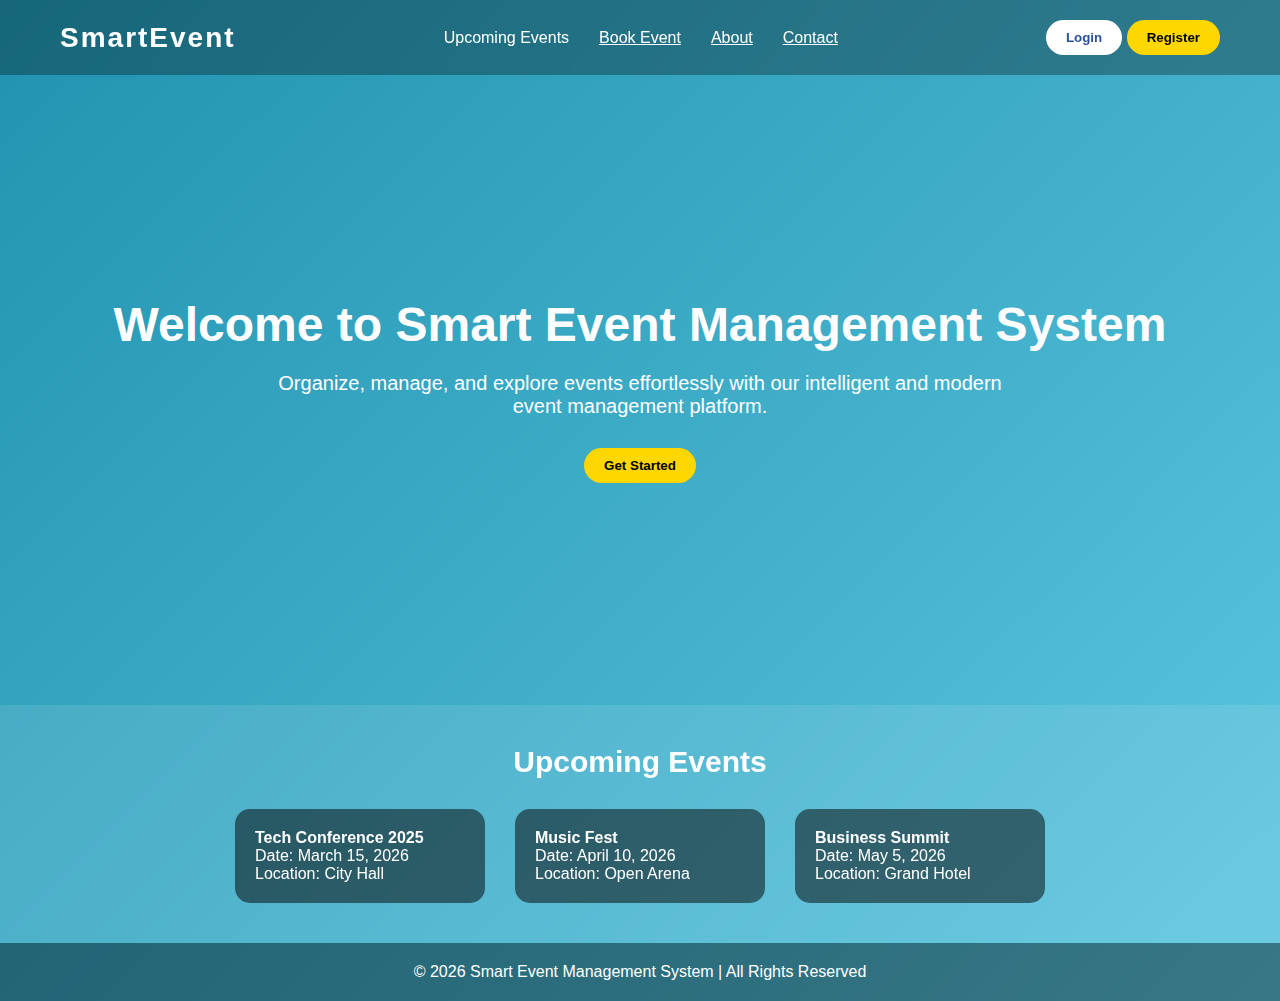
<file: index.html>
<!DOCTYPE html>
<html lang="en">
<head>
<meta charset="UTF-8">
<meta name="viewport" content="width=device-width, initial-scale=1.0">
<title>Smart Event Management System</title>

<style>
/* ===== GLOBAL STYLES ===== */
*{
    margin:0;
    padding:0;
    box-sizing:border-box;
    font-family: 'Segoe UI', sans-serif;
}

body{
    height:100vh;
    background: linear-gradient(-45deg,#1e3c72,#2a5298,#6dd5ed,#2193b0);
    background-size:400% 400%;
    animation: gradientBG 10s ease infinite;
    color:white;
}

@keyframes gradientBG{
    0%{background-position:0% 50%;}
    50%{background-position:100% 50%;}
    100%{background-position:0% 50%;}
}

/* ===== NAVBAR ===== */
nav{
    display:flex;
    justify-content:space-between;
    align-items:center;
    padding:20px 60px;
    background:rgba(0,0,0,0.3);
    backdrop-filter: blur(10px);
}

nav h1{
    font-size:28px;
    letter-spacing:2px;
}

nav ul{
    display:flex;
    list-style:none;
    gap:30px;
}

nav ul li a{
    color:white;
	text_decoration:none;
    cursor:pointer;
    transition:0.3s;
}

nav ul li a:hover{
    color:yellow;
}

.btn{
    padding:10px 20px;
    border:none;
    border-radius:25px;
    cursor:pointer;
    font-weight:bold;
    transition:0.3s;
}

.login-btn{
    background:#ffffff;
    color:#2a5298;
}

.register-btn{
    background:#ffd700;
    color:black;
}

.btn:hover{
    transform:scale(1.1);
}

/* ===== HERO SECTION ===== */
.hero{
    display:flex;
    flex-direction:column;
    justify-content:center;
    align-items:center;
    height:70vh;
    text-align:center;
    padding:20px;
}

.hero h2{
    font-size:48px;
    margin-bottom:20px;
}

.hero p{
    font-size:20px;
    width:60%;
    margin-bottom:30px;
}

/* ===== UPCOMING EVENTS ===== */
.events{
    padding:40px;
    background:rgba(255,255,255,0.1);
    backdrop-filter:blur(10px);
}

.events h3{
    text-align:center;
    margin-bottom:30px;
    font-size:30px;
}

.event-container{
    display:flex;
    justify-content:center;
    gap:30px;
    flex-wrap:wrap;
}

.event-card{
    background:rgba(0,0,0,0.5);
    padding:20px;
    border-radius:15px;
    width:250px;
    transition:0.4s;
}

.event-card:hover{
    transform:translateY(-10px);
    background:#ffd700;
    color:black;
}

footer{
    text-align:center;
    padding:20px;
    background:rgba(0,0,0,0.4);
}

/* ===== RESPONSIVE ===== */
@media(max-width:768px){
    .hero h2{
        font-size:32px;
    }
    .hero p{
        width:90%;
    }
    nav{
        flex-direction:column;
        gap:15px;
    }
}

</style>
</head>

<body>

<!-- ===== NAVBAR ===== -->
<nav>
    <h1>SmartEvent</h1>
    <ul>
    <li onclick="scrollToEvents()">Upcoming Events</li>
    <li><a href="booking.html" >Book Event</a></li>
    <li><a href="about.html" >About</a></li>
    <li><a href="contact.html" >Contact</a></li>
</ul>
    <div>
        <button class="btn login-btn" onclick="login()">Login</button>
        <button class="btn register-btn" onclick="register()">Register</button>
    </div>
</nav>

<!-- ===== HERO SECTION ===== -->
<section class="hero">
    <h2>Welcome to Smart Event Management System</h2>
    <p>Organize, manage, and explore events effortlessly with our intelligent and modern event management platform.</p>
    <button class="btn register-btn" onclick="register()">Get Started</button>
</section>

<!-- ===== UPCOMING EVENTS ===== -->
<section class="events" id="events">
    <h3>Upcoming Events</h3>
    <div class="event-container">
        <div class="event-card">
            <h4>Tech Conference 2025</h4>
            <p>Date: March 15, 2026</p>
            <p>Location: City Hall</p>
        </div>

        <div class="event-card">
            <h4>Music Fest</h4>
            <p>Date: April 10, 2026</p>
            <p>Location: Open Arena</p>
        </div>

        <div class="event-card">
            <h4>Business Summit</h4>
            <p>Date: May 5, 2026</p>
            <p>Location: Grand Hotel</p>
        </div>
    </div>
</section>

<footer>
    © 2026 Smart Event Management System | All Rights Reserved
</footer>

<script>

/* ===== JAVASCRIPT FUNCTIONS ===== */

function login(){
    window.location.href = "login.html";
}

function register(){
    window.location.href = "registration.html";
}

function scrollToEvents(){
    document.getElementById("events").scrollIntoView({behavior:'smooth'});
}

</script>

</body>
</html>
</file>
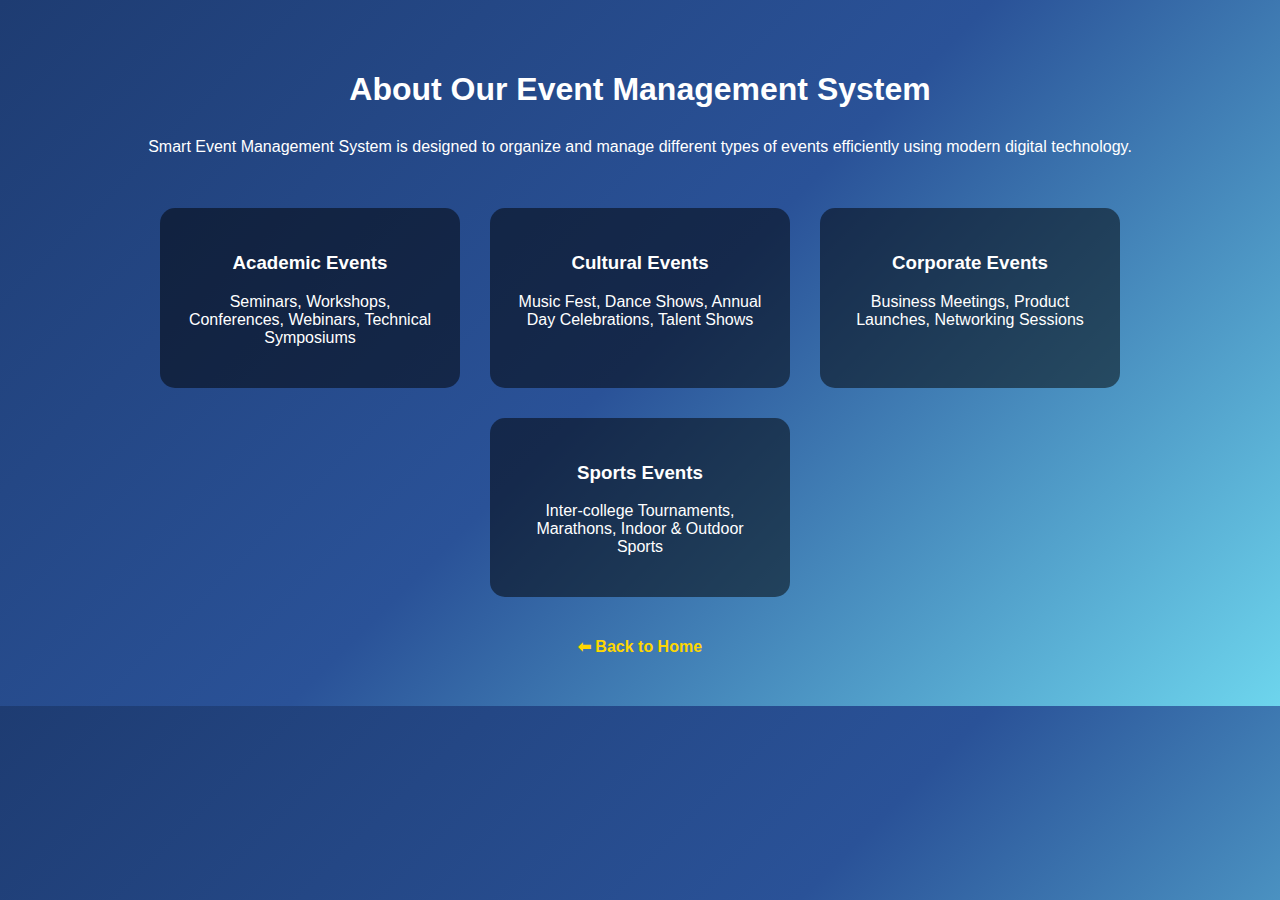
<file: about.html>
<!DOCTYPE html>
<html>
<head>
<title>About Us - Smart Event</title>
<meta name="viewport" content="width=device-width, initial-scale=1.0">
<style>

body{
    margin:0;
    font-family:'Segoe UI',sans-serif;
    background:linear-gradient(135deg,#1e3c72,#2a5298,#6dd5ed);
    color:white;
    text-align:center;
    padding:50px 20px;
}

h1{
    margin-bottom:30px;
}

.container{
    max-width:1000px;
    margin:auto;
}

.card-container{
    display:flex;
    justify-content:center;
    gap:30px;
    flex-wrap:wrap;
}

.card{
    background:rgba(0,0,0,0.5);
    padding:25px;
    border-radius:15px;
    width:250px;
    transition:0.4s;
}

.card:hover{
    transform:translateY(-10px);
    background:#ffd700;
    color:black;
}

a{
    display:inline-block;
    margin-top:40px;
    text-decoration:none;
    color:#ffd700;
    font-weight:bold;
}

</style>
</head>

<body>

<h1>About Our Event Management System</h1>

<div class="container">
    <p>
        Smart Event Management System is designed to organize and manage different types of events 
        efficiently using modern digital technology.
    </p>

    <br><br>

    <div class="card-container">

        <div class="card">
            <h3>Academic Events</h3>
            <p>Seminars, Workshops, Conferences, Webinars, Technical Symposiums</p>
        </div>

        <div class="card">
            <h3>Cultural Events</h3>
            <p>Music Fest, Dance Shows, Annual Day Celebrations, Talent Shows</p>
        </div>

        <div class="card">
            <h3>Corporate Events</h3>
            <p>Business Meetings, Product Launches, Networking Sessions</p>
        </div>

        <div class="card">
            <h3>Sports Events</h3>
            <p>Inter-college Tournaments, Marathons, Indoor & Outdoor Sports</p>
        </div>

    </div>

    <a href="index.html">⬅ Back to Home</a>

</div>

</body>
</html>
</file>
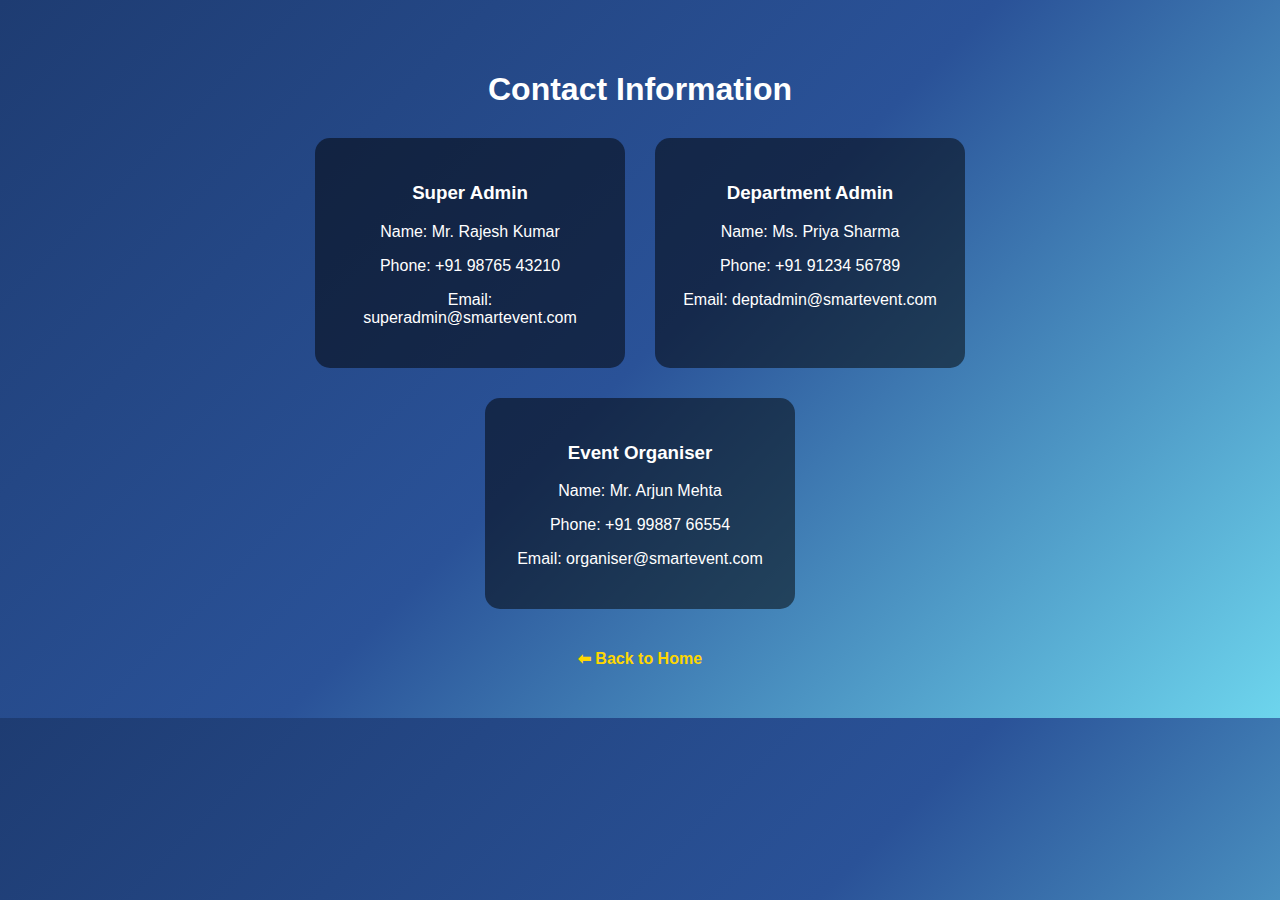
<file: contact.html>
<!DOCTYPE html>
<html>
<head>
<title>Contact - Smart Event</title>
<meta name="viewport" content="width=device-width, initial-scale=1.0">
<style>

body{
    margin:0;
    font-family:'Segoe UI',sans-serif;
    background:linear-gradient(135deg,#1e3c72,#2a5298,#6dd5ed);
    color:white;
    text-align:center;
    padding:50px 20px;
}

h1{
    margin-bottom:30px;
}

.container{
    max-width:900px;
    margin:auto;
}

.card-container{
    display:flex;
    justify-content:center;
    gap:30px;
    flex-wrap:wrap;
}

.card{
    background:rgba(0,0,0,0.5);
    padding:25px;
    border-radius:15px;
    width:260px;
    transition:0.4s;
}

.card:hover{
    transform:scale(1.05);
    background:#ffd700;
    color:black;
}

a{
    display:inline-block;
    margin-top:40px;
    text-decoration:none;
    color:#ffd700;
    font-weight:bold;
}

</style>
</head>

<body>

<h1>Contact Information</h1>

<div class="container">

    <div class="card-container">

        <div class="card">
            <h3>Super Admin</h3>
            <p>Name: Mr. Rajesh Kumar</p>
            <p>Phone: +91 98765 43210</p>
            <p>Email: superadmin@smartevent.com</p>
        </div>

        <div class="card">
            <h3>Department Admin</h3>
            <p>Name: Ms. Priya Sharma</p>
            <p>Phone: +91 91234 56789</p>
            <p>Email: deptadmin@smartevent.com</p>
        </div>

        <div class="card">
            <h3>Event Organiser</h3>
            <p>Name: Mr. Arjun Mehta</p>
            <p>Phone: +91 99887 66554</p>
            <p>Email: organiser@smartevent.com</p>
        </div>

    </div>

    <a href="index.html">⬅ Back to Home</a>

</div>

</body>
</html>
</file>
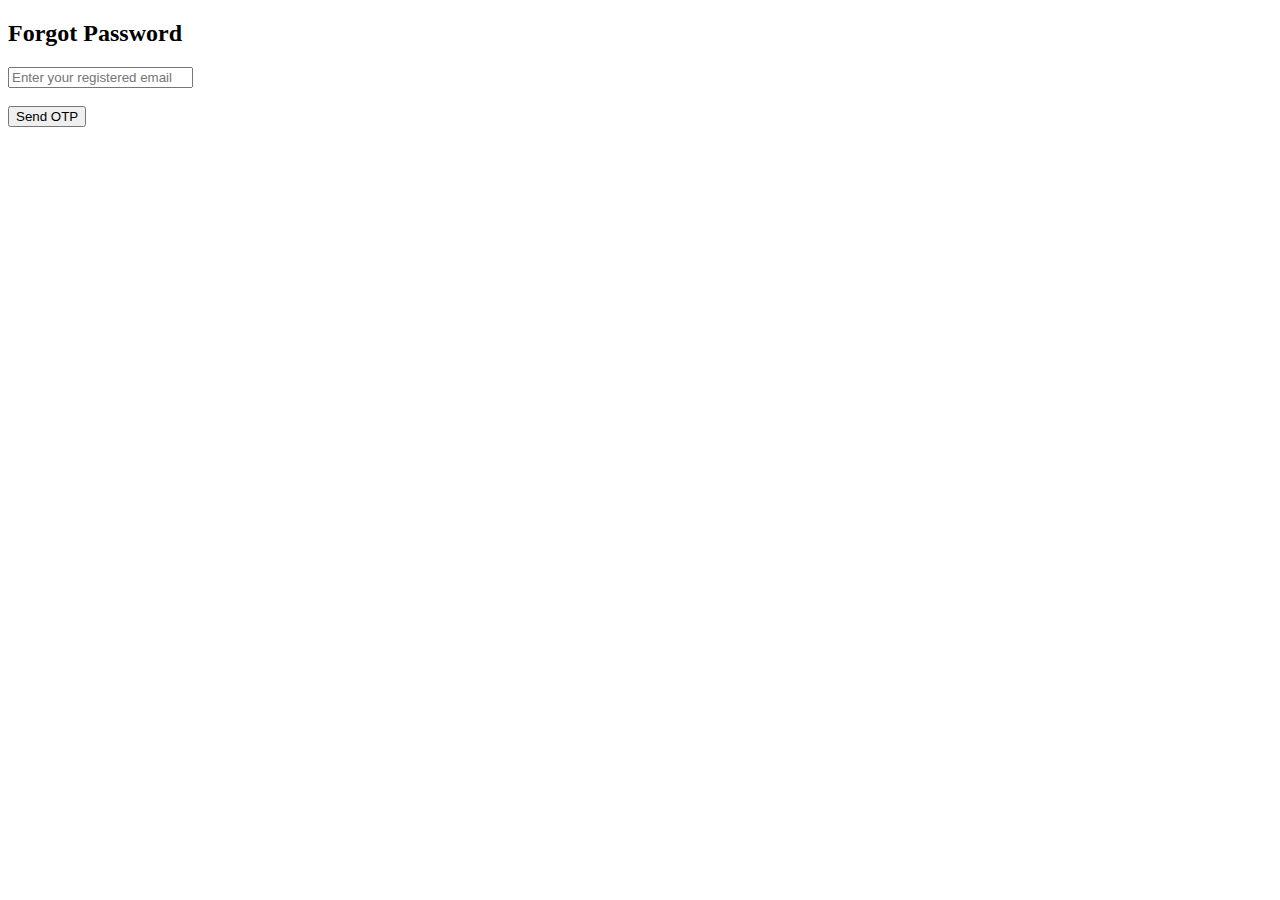
<file: forgot_password.html>
<!DOCTYPE html>
<html>
<head>
    <title>Forgot Password</title>
</head>
<body>

<h2>Forgot Password</h2>

<form action="send_otp.php" method="POST">
    <input type="email" name="email" placeholder="Enter your registered email"><br><br>
    <button type="submit">Send OTP</button>
</form>

</body>
</html>
</file>
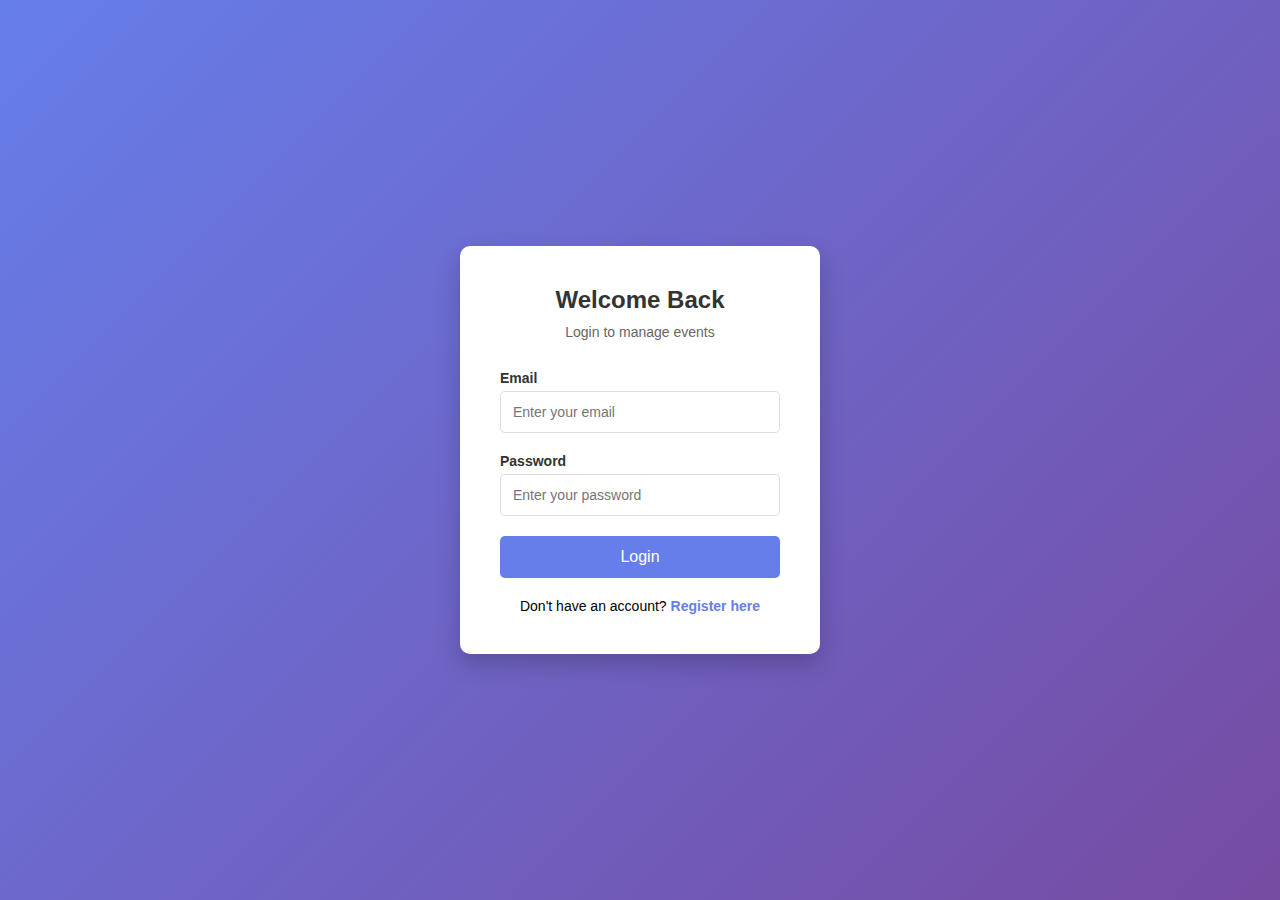
<file: login.html>
<!DOCTYPE html>
<html lang="en">
<head>
    <meta charset="UTF-8">
    <meta name="viewport" content="width=device-width, initial-scale=1.0">
    <title>Event Management System - Auth</title>
    <link rel="stylesheet" href="register.css">
</head>
<body>

    <div class="auth-container">
        <div class="form-box">
            
            <!-- Login Form -->
            <form id="loginForm" action="login.php" method="POST" class="form-content">
                <h2>Welcome Back</h2>
                <p class="subtitle">Login to manage events</p>
                
                <div class="input-group">
                    <label>Email</label>
                    <input type="email" id="loginEmail" name="email" placeholder="Enter your email" required>
                </div>
                
                <div class="input-group">
                    <label>Password</label>
                    <input type="password" id="loginPassword" name="password" placeholder="Enter your password" required>
                </div>

                <button type="submit" class="btn">Login</button>
                
                <p class="switch-text">
                    Don't have an account? <a href="registration.html" onclick="toggleForms()">Register here</a>
                </p>
            </form>


        </div>
    </div>

    <script src="script.js"></script>
</body>
</html>
</file>
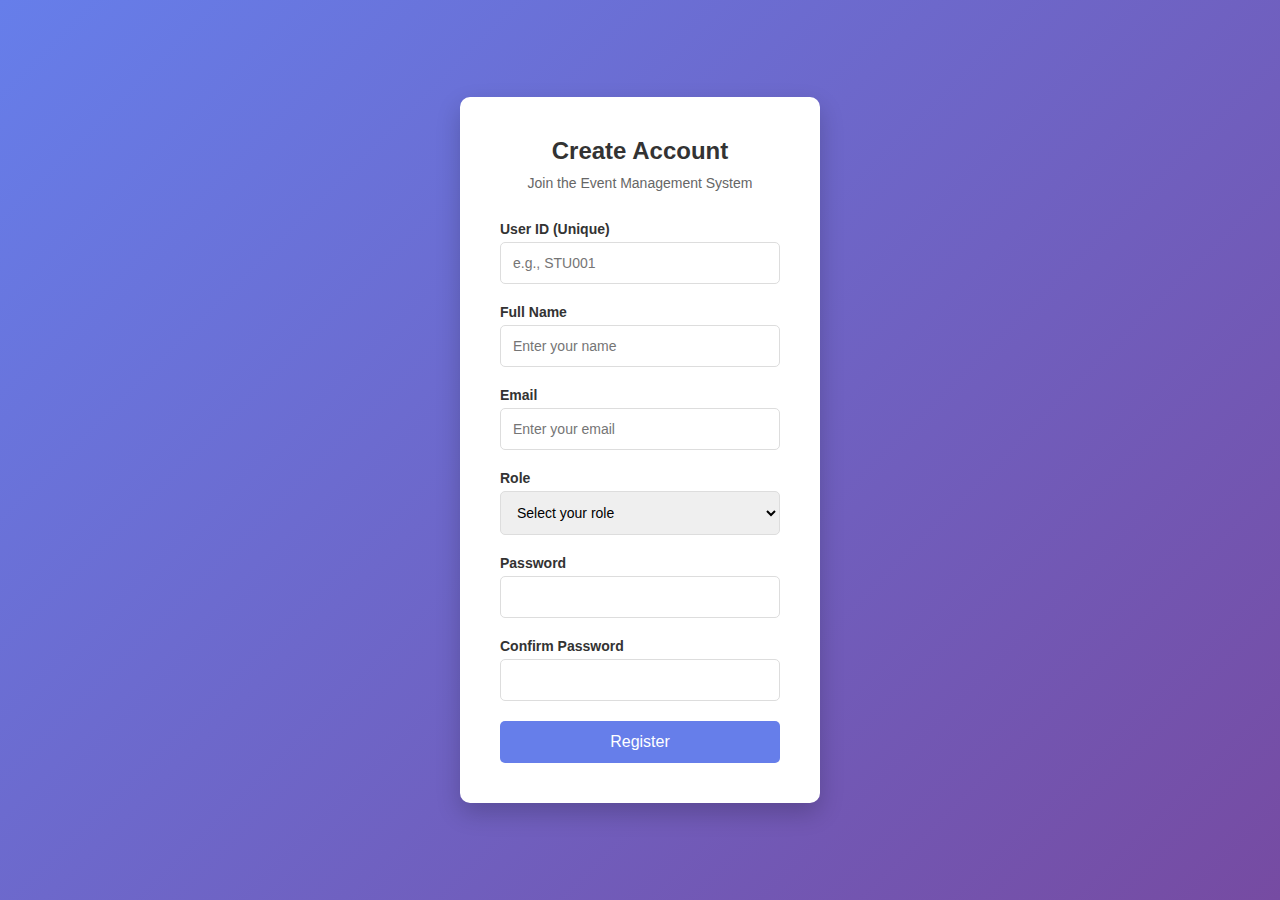
<file: registation.html>
<!DOCTYPE html>
<html lang="en">
<head>
    <title>Registration Form</title>
    <meta charset="UTF-8">
    <meta name="viewport" content="width=device-width, initial-scale=1.0">
    <link rel="stylesheet" href="register.css">
</head>
<body>

<div class="auth-container">
<div class="form-box">

<form id="registerForm" action="register.php" method="POST">

<h2>Create Account</h2>
<p class="subtitle">Join the Event Management System</p>

<div class="input-group">
<label>User ID (Unique)</label>
<input type="text" name="userId" placeholder="e.g., STU001" required>
</div>

<div class="input-group">
<label>Full Name</label>
<input type="text" name="fullName" placeholder="Enter your name" required>
</div>

<div class="input-group">
<label>Email</label>
<input type="email" name="email" placeholder="Enter your email" required>
</div>

<div class="input-group">
<label>Role</label>
<select name="role" required>
<option value="" disabled selected>Select your role</option>
<option value="Super Admin">Super Admin</option>
<option value="Dept Admin">Dept Admin</option>
<option value="Event Organiser">Event Organiser</option>
<option value="Student">Student</option>
</select>
</div>

<div class="input-group">
<label>Password</label>
<input type="password" name="password" required>
</div>

<div class="input-group">
<label>Confirm Password</label>
<input type="password" name="confirmPassword" required>
</div>

<button type="submit" class="btn">Register</button>

</form>

</div>
</div>

<script src="script.js"></script>
</body>
</html>
</file>
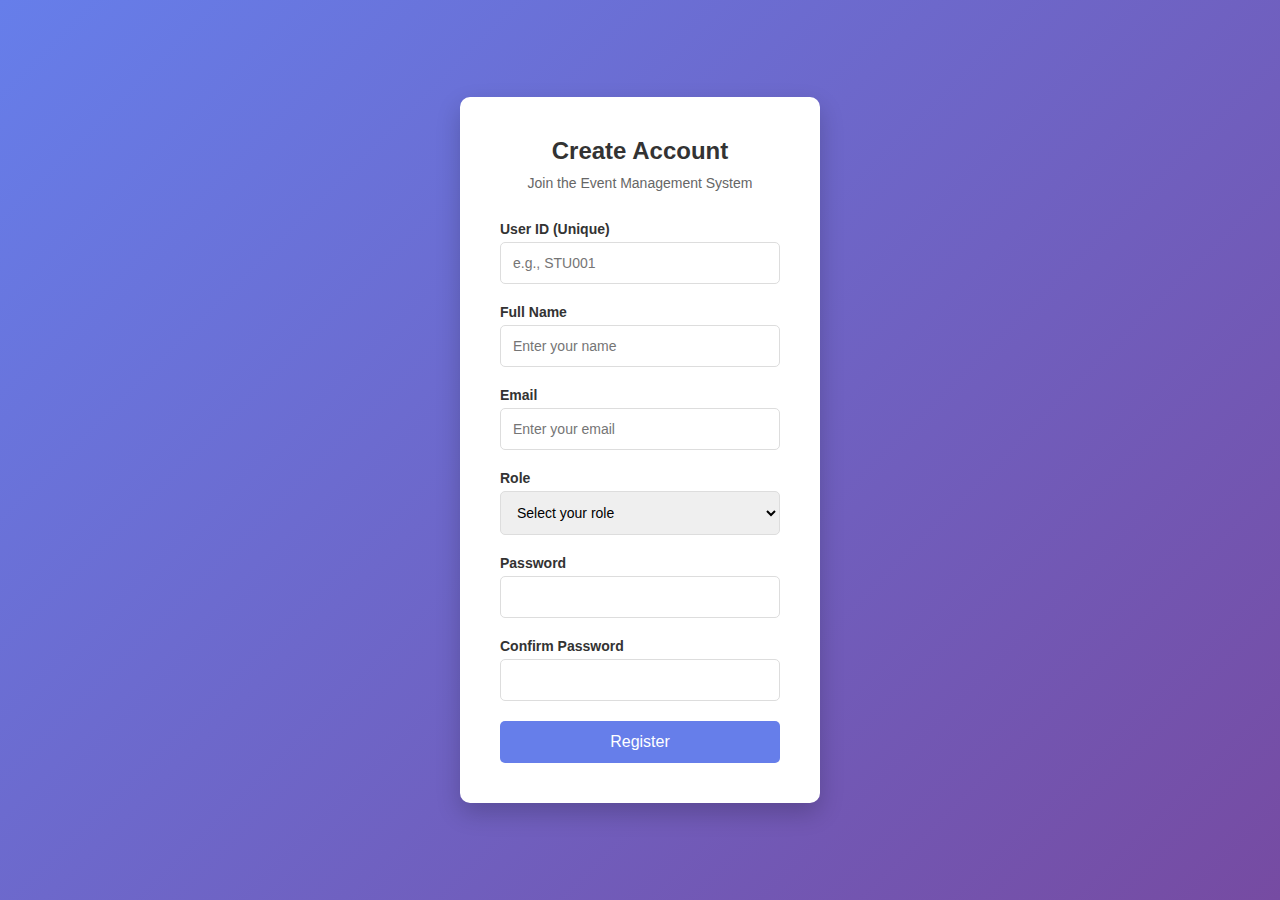
<file: registration.html>
<!DOCTYPE html>
<html lang="en">
<head>
    <title>Registration Form</title>
    <meta charset="UTF-8">
    <meta name="viewport" content="width=device-width, initial-scale=1.0">
    <link rel="stylesheet" href="register.css">
</head>
<body>

<div class="auth-container">
<div class="form-box">

<form id="registerForm" action="register.php" method="POST">

<h2>Create Account</h2>
<p class="subtitle">Join the Event Management System</p>

<div class="input-group">
<label>User ID (Unique)</label>
<input type="text" name="userId" placeholder="e.g., STU001" required>
</div>

<div class="input-group">
<label>Full Name</label>
<input type="text" name="full_name" placeholder="Enter your name" required>
</div>

<div class="input-group">
<label>Email</label>
<input type="email" name="email" placeholder="Enter your email" required>
</div>

<div class="input-group">
<label>Role</label>
<select name="role" required>
<option value="" disabled selected>Select your role</option>
<option value="super_admin">Super Admin</option>
<option value="dept_admin">Dept Admin</option>
<option value="event_organizer">Event Organizer</option>
<option value="Student">Student</option>
</select>
</div>

<div class="input-group">
<label>Password</label>
<input type="password" name="password" required>
</div>

<div class="input-group">
<label>Confirm Password</label>
<input type="password" name="confirmPassword" required>
</div>

<button type="submit" class="btn">Register</button>

</form>

</div>
</div>

<script src="script.js"></script>
</body>
</html>
</file>
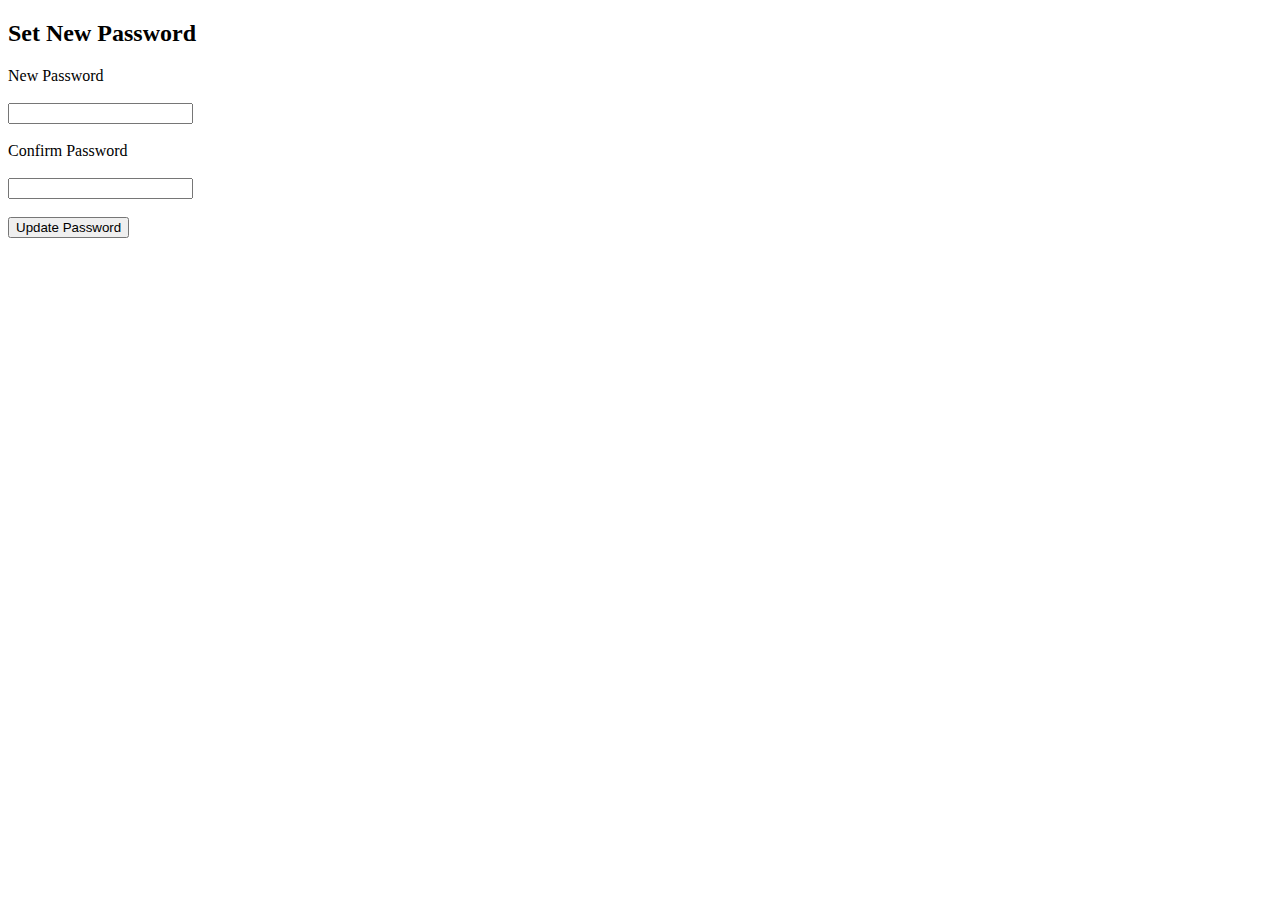
<file: reset_password.html>
<!DOCTYPE html>
<html>
<head>
    <title>Reset Password</title>
</head>
<body>

<h2>Set New Password</h2>

<form action="reset_password.php" method="POST">
    <label>New Password</label><br><br>
    <input type="password" name="new_password" required><br><br>

    <label>Confirm Password</label><br><br>
    <input type="password" name="confirm_password" required><br><br>

    <button type="submit">Update Password</button>
</form>

</body>
</html>
</file>
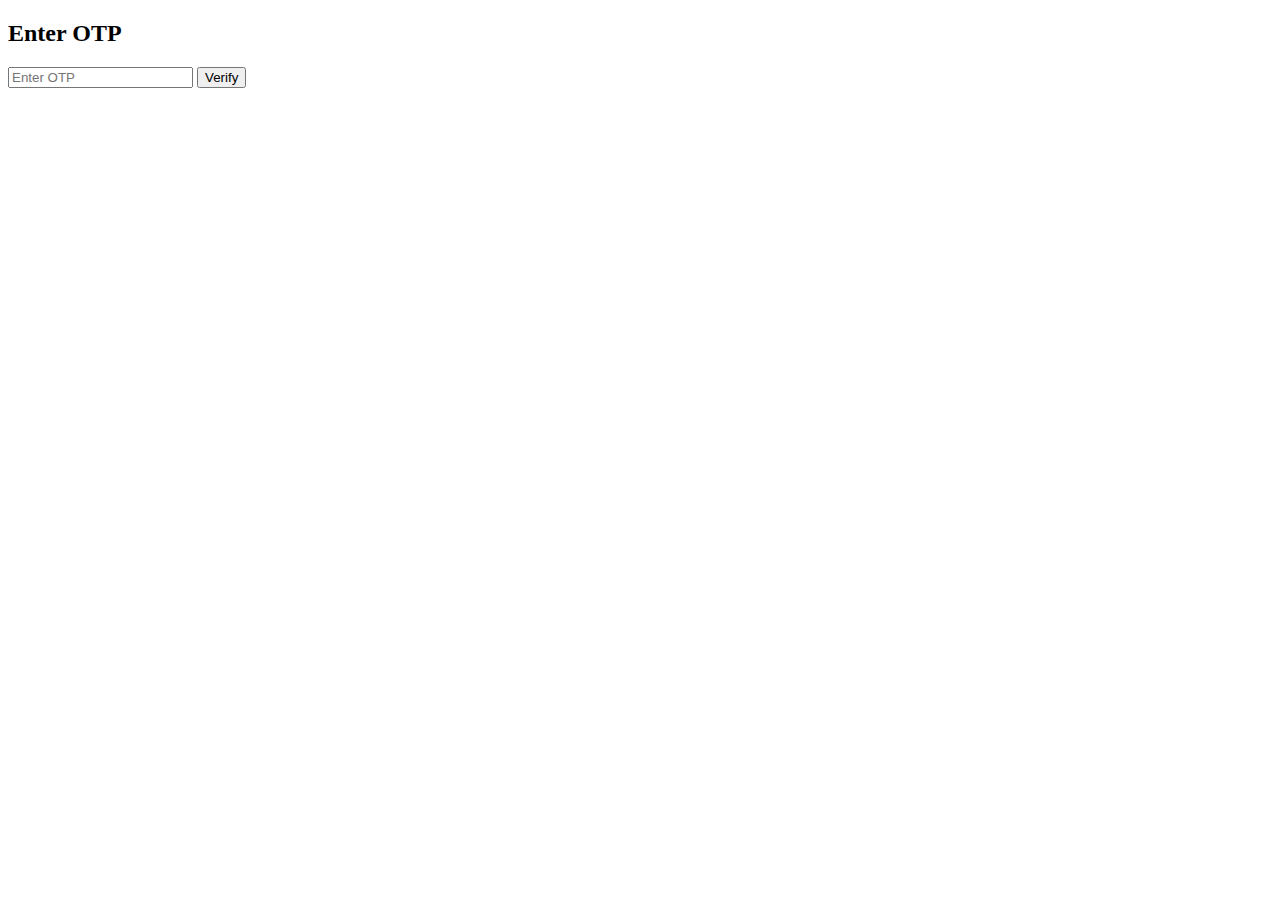
<file: verify_otp.html>
<!DOCTYPE html>
<html>
<head>
    <title>Verify OTP</title>
</head>
<body>

<h2>Enter OTP</h2>

<form action="verify_otp.php" method="POST">
    <input type="text" name="otp" placeholder="Enter OTP" required>
    <button type="submit">Verify</button>
</form>

</body>
</html>
</file>
<file: register.css>
/* General Reset */
* {
    margin: 0;
    padding: 0;
    box-sizing: border-box;
    font-family: 'Segoe UI', Tahoma, Geneva, Verdana, sans-serif;
}

body {
    background: linear-gradient(135deg, #667eea 0%, #764ba2 100%);
    height: 100vh;
    display: flex;
    justify-content: center;
    align-items: center;
}

/* Container */
.auth-container {
    width: 100%;
    max-width: 400px;
    padding: 20px;
}

.form-box {
    background: white;
    padding: 40px;
    border-radius: 10px;
    box-shadow: 0 10px 25px rgba(0,0,0,0.2);
}

h2 {
    color: #333;
    text-align: center;
    margin-bottom: 10px;
}

.subtitle {
    text-align: center;
    color: #666;
    margin-bottom: 30px;
    font-size: 14px;
}

/* Inputs */
.input-group {
    margin-bottom: 20px;
}

.input-group label {
    display: block;
    margin-bottom: 5px;
    color: #333;
    font-size: 14px;
    font-weight: 600;
}

.input-group input, 
.input-group select {
    width: 100%;
    padding: 12px;
    border: 1px solid #ddd;
    border-radius: 5px;
    font-size: 14px;
    outline: none;
    transition: border-color 0.3s;
}

.input-group input:focus,
.input-group select:focus {
    border-color: #667eea;
}

/* Button */
.btn {
    width: 100%;
    padding: 12px;
    background: #667eea;
    color: white;
    border: none;
    border-radius: 5px;
    font-size: 16px;
    cursor: pointer;
    transition: background 0.3s;
}

.btn:hover {
    background: #5568d3;
}

/* Toggle Text */
.switch-text {
    text-align: center;
    margin-top: 20px;
    font-size: 14px;
}

.switch-text a {
    color: #667eea;
    text-decoration: none;
    font-weight: bold;
}

/* Utility Class to hide forms */
.hidden {
    display: none;
}
</file>
